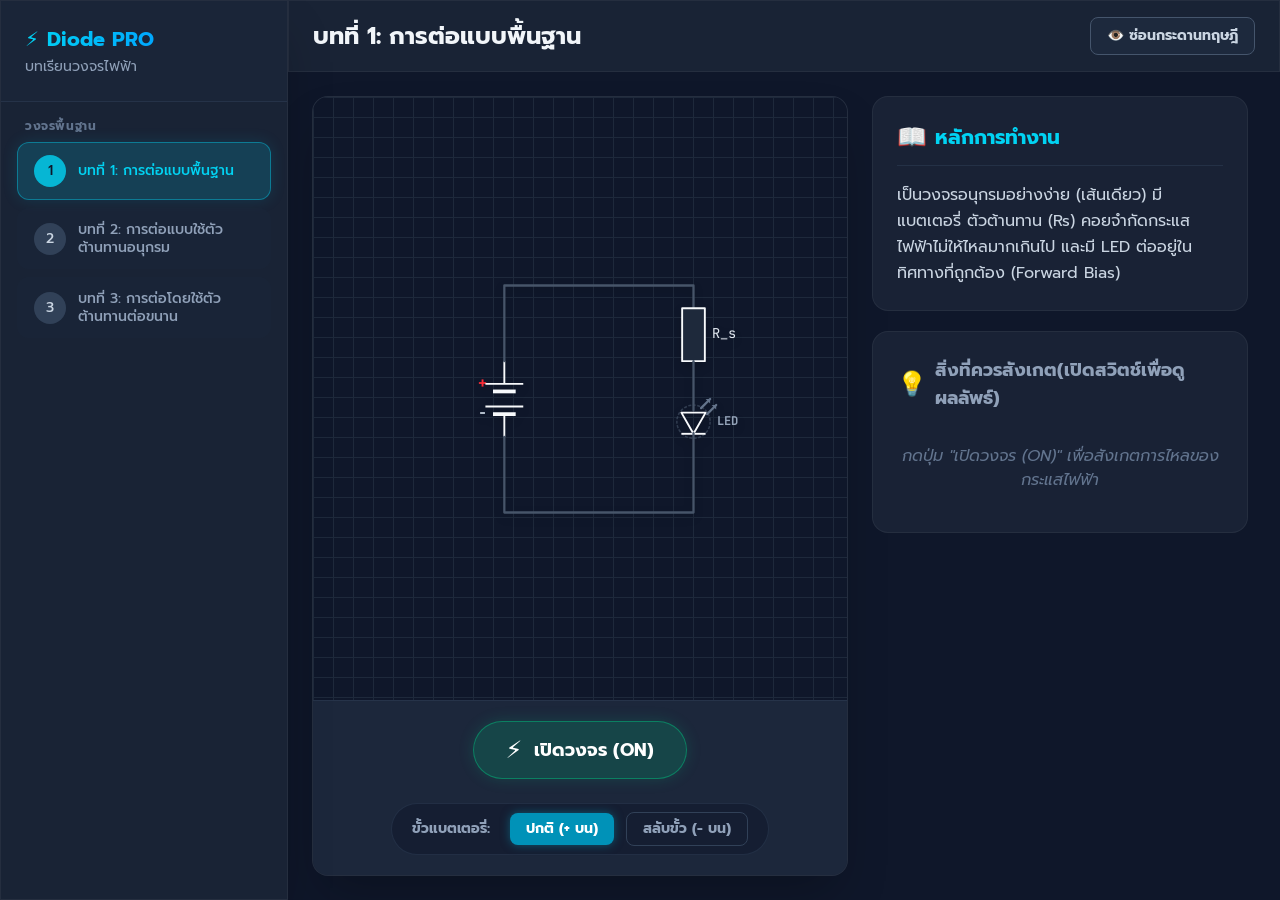
<file: index.html>
<!doctype html>
<html lang="en">
  <head>
    <meta charset="UTF-8" />
    <link rel="icon" type="image/svg+xml" href="./favicon.svg" />
    <meta name="viewport" content="width=device-width, initial-scale=1.0" />
    <title>diode-pro-app</title>
    <script type="module" crossorigin src="./assets/index-BoXfERUz.js"></script>
    <link rel="stylesheet" crossorigin href="./assets/index-BIZbJhoL.css">
  </head>
  <body>
    <div id="root"></div>
  </body>
</html>
</file>
<file: assets/index-BIZbJhoL.css>
@import "https://fonts.googleapis.com/css2?family=Prompt:wght@300;400;500;600;700&family=JetBrains+Mono:wght@400;700&display=swap";@layer components;@layer properties{@supports (((-webkit-hyphens:none)) and (not (margin-trim:inline))) or ((-moz-orient:inline) and (not (color:rgb(from red r g b)))){*,:before,:after,::backdrop{--tw-rotate-x:initial;--tw-rotate-y:initial;--tw-rotate-z:initial;--tw-skew-x:initial;--tw-skew-y:initial;--tw-space-y-reverse:0;--tw-border-style:solid;--tw-gradient-position:initial;--tw-gradient-from:#0000;--tw-gradient-via:#0000;--tw-gradient-to:#0000;--tw-gradient-stops:initial;--tw-gradient-via-stops:initial;--tw-gradient-from-position:0%;--tw-gradient-via-position:50%;--tw-gradient-to-position:100%;--tw-leading:initial;--tw-font-weight:initial;--tw-tracking:initial;--tw-shadow:0 0 #0000;--tw-shadow-color:initial;--tw-shadow-alpha:100%;--tw-inset-shadow:0 0 #0000;--tw-inset-shadow-color:initial;--tw-inset-shadow-alpha:100%;--tw-ring-color:initial;--tw-ring-shadow:0 0 #0000;--tw-inset-ring-color:initial;--tw-inset-ring-shadow:0 0 #0000;--tw-ring-inset:initial;--tw-ring-offset-width:0px;--tw-ring-offset-color:#fff;--tw-ring-offset-shadow:0 0 #0000;--tw-blur:initial;--tw-brightness:initial;--tw-contrast:initial;--tw-grayscale:initial;--tw-hue-rotate:initial;--tw-invert:initial;--tw-opacity:initial;--tw-saturate:initial;--tw-sepia:initial;--tw-drop-shadow:initial;--tw-drop-shadow-color:initial;--tw-drop-shadow-alpha:100%;--tw-drop-shadow-size:initial;--tw-duration:initial;--tw-scale-x:1;--tw-scale-y:1;--tw-scale-z:1}}}@layer theme{:root,:host{--font-sans:"Prompt", ui-sans-serif, system-ui, sans-serif;--font-mono:"JetBrains Mono", ui-monospace, SFMono-Regular, monospace;--color-red-400:oklch(70.4% .191 22.216);--color-red-500:oklch(63.7% .237 25.331);--color-orange-400:oklch(75% .183 55.934);--color-orange-500:oklch(70.5% .213 47.604);--color-orange-600:oklch(64.6% .222 41.116);--color-orange-900:oklch(40.8% .123 38.172);--color-emerald-400:oklch(76.5% .177 163.223);--color-emerald-500:oklch(69.6% .17 162.48);--color-emerald-900:oklch(37.8% .077 168.94);--color-cyan-400:oklch(78.9% .154 211.53);--color-cyan-500:#06b6d4;--color-cyan-600:oklch(60.9% .126 221.723);--color-blue-500:oklch(62.3% .214 259.815);--color-indigo-400:oklch(67.3% .182 276.935);--color-indigo-600:oklch(51.1% .262 276.966);--color-slate-100:oklch(96.8% .007 247.896);--color-slate-200:oklch(92.9% .013 255.508);--color-slate-300:oklch(86.9% .022 252.894);--color-slate-400:oklch(70.4% .04 256.788);--color-slate-500:oklch(55.4% .046 257.417);--color-slate-600:oklch(44.6% .043 257.281);--color-slate-700:oklch(37.2% .044 257.287);--color-slate-800:oklch(27.9% .041 260.031);--color-slate-900:#0f172a;--color-white:#fff;--spacing:.25rem;--text-xs:.75rem;--text-xs--line-height:calc(1 / .75);--text-sm:.875rem;--text-sm--line-height:calc(1.25 / .875);--text-base:1rem;--text-base--line-height:calc(1.5 / 1);--text-lg:1.125rem;--text-lg--line-height:calc(1.75 / 1.125);--text-xl:1.25rem;--text-xl--line-height:calc(1.75 / 1.25);--text-2xl:1.5rem;--text-2xl--line-height:calc(2 / 1.5);--font-weight-medium:500;--font-weight-bold:700;--tracking-wider:.05em;--leading-tight:1.25;--leading-relaxed:1.625;--radius-lg:.5rem;--radius-xl:.75rem;--radius-2xl:1rem;--drop-shadow-lg:0 4px 4px #00000026;--animate-ping:ping 1s cubic-bezier(0, 0, .2, 1) infinite;--animate-pulse:pulse 2s cubic-bezier(.4, 0, .6, 1) infinite;--animate-bounce:bounce 1s infinite;--default-transition-duration:.15s;--default-transition-timing-function:cubic-bezier(.4, 0, .2, 1);--default-font-family:var(--font-sans);--default-mono-font-family:var(--font-mono)}}@layer base{*,:after,:before,::backdrop{box-sizing:border-box;border:0 solid;margin:0;padding:0}::file-selector-button{box-sizing:border-box;border:0 solid;margin:0;padding:0}html,:host{-webkit-text-size-adjust:100%;tab-size:4;line-height:1.5;font-family:var(--default-font-family,ui-sans-serif, system-ui, sans-serif, "Apple Color Emoji", "Segoe UI Emoji", "Segoe UI Symbol", "Noto Color Emoji");font-feature-settings:var(--default-font-feature-settings,normal);font-variation-settings:var(--default-font-variation-settings,normal);-webkit-tap-highlight-color:transparent}hr{height:0;color:inherit;border-top-width:1px}abbr:where([title]){-webkit-text-decoration:underline dotted;text-decoration:underline dotted}h1,h2,h3,h4,h5,h6{font-size:inherit;font-weight:inherit}a{color:inherit;-webkit-text-decoration:inherit;-webkit-text-decoration:inherit;-webkit-text-decoration:inherit;-webkit-text-decoration:inherit;text-decoration:inherit}b,strong{font-weight:bolder}code,kbd,samp,pre{font-family:var(--default-mono-font-family,ui-monospace, SFMono-Regular, Menlo, Monaco, Consolas, "Liberation Mono", "Courier New", monospace);font-feature-settings:var(--default-mono-font-feature-settings,normal);font-variation-settings:var(--default-mono-font-variation-settings,normal);font-size:1em}small{font-size:80%}sub,sup{vertical-align:baseline;font-size:75%;line-height:0;position:relative}sub{bottom:-.25em}sup{top:-.5em}table{text-indent:0;border-color:inherit;border-collapse:collapse}:-moz-focusring{outline:auto}progress{vertical-align:baseline}summary{display:list-item}ol,ul,menu{list-style:none}img,svg,video,canvas,audio,iframe,embed,object{vertical-align:middle;display:block}img,video{max-width:100%;height:auto}button,input,select,optgroup,textarea{font:inherit;font-feature-settings:inherit;font-variation-settings:inherit;letter-spacing:inherit;color:inherit;opacity:1;background-color:#0000;border-radius:0}::file-selector-button{font:inherit;font-feature-settings:inherit;font-variation-settings:inherit;letter-spacing:inherit;color:inherit;opacity:1;background-color:#0000;border-radius:0}:where(select:is([multiple],[size])) optgroup{font-weight:bolder}:where(select:is([multiple],[size])) optgroup option{padding-inline-start:20px}::file-selector-button{margin-inline-end:4px}::placeholder{opacity:1}@supports (not ((-webkit-appearance:-apple-pay-button))) or (contain-intrinsic-size:1px){::placeholder{color:currentColor}@supports (color:color-mix(in lab, red, red)){::placeholder{color:color-mix(in oklab, currentcolor 50%, transparent)}}}textarea{resize:vertical}::-webkit-search-decoration{-webkit-appearance:none}::-webkit-date-and-time-value{min-height:1lh;text-align:inherit}::-webkit-datetime-edit{display:inline-flex}::-webkit-datetime-edit-fields-wrapper{padding:0}::-webkit-datetime-edit{padding-block:0}::-webkit-datetime-edit-year-field{padding-block:0}::-webkit-datetime-edit-month-field{padding-block:0}::-webkit-datetime-edit-day-field{padding-block:0}::-webkit-datetime-edit-hour-field{padding-block:0}::-webkit-datetime-edit-minute-field{padding-block:0}::-webkit-datetime-edit-second-field{padding-block:0}::-webkit-datetime-edit-millisecond-field{padding-block:0}::-webkit-datetime-edit-meridiem-field{padding-block:0}::-webkit-calendar-picker-indicator{line-height:1}:-moz-ui-invalid{box-shadow:none}button,input:where([type=button],[type=reset],[type=submit]){appearance:button}::file-selector-button{appearance:button}::-webkit-inner-spin-button{height:auto}::-webkit-outer-spin-button{height:auto}[hidden]:where(:not([hidden=until-found])){display:none!important}}@layer utilities{.relative{position:relative}.z-10{z-index:10}.z-20{z-index:20}.mt-0\.5{margin-top:calc(var(--spacing) * .5)}.mt-1{margin-top:var(--spacing)}.mr-2{margin-right:calc(var(--spacing) * 2)}.mb-2{margin-bottom:calc(var(--spacing) * 2)}.mb-4{margin-bottom:calc(var(--spacing) * 4)}.flex{display:flex}.h-8{height:calc(var(--spacing) * 8)}.h-full{height:100%}.max-h-\[500px\]{max-height:500px}.min-h-\[400px\]{min-height:400px}.min-h-screen{min-height:100vh}.w-8{width:calc(var(--spacing) * 8)}.w-full{width:100%}.min-w-0{min-width:0}.flex-1{flex:1}.flex-shrink-0,.shrink-0{flex-shrink:0}.transform{transform:var(--tw-rotate-x,) var(--tw-rotate-y,) var(--tw-rotate-z,) var(--tw-skew-x,) var(--tw-skew-y,)}.animate-bounce{animation:var(--animate-bounce)}.animate-ping{animation:var(--animate-ping)}.animate-pulse{animation:var(--animate-pulse)}.flex-col{flex-direction:column}.flex-wrap{flex-wrap:wrap}.items-center{align-items:center}.items-start{align-items:flex-start}.justify-between{justify-content:space-between}.justify-center{justify-content:center}.gap-2{gap:calc(var(--spacing) * 2)}.gap-3{gap:calc(var(--spacing) * 3)}.gap-4{gap:calc(var(--spacing) * 4)}.gap-5{gap:calc(var(--spacing) * 5)}.gap-6{gap:calc(var(--spacing) * 6)}:where(.space-y-2>:not(:last-child)){--tw-space-y-reverse:0;margin-block-start:calc(calc(var(--spacing) * 2) * var(--tw-space-y-reverse));margin-block-end:calc(calc(var(--spacing) * 2) * calc(1 - var(--tw-space-y-reverse)))}:where(.space-y-4>:not(:last-child)){--tw-space-y-reverse:0;margin-block-start:calc(calc(var(--spacing) * 4) * var(--tw-space-y-reverse));margin-block-end:calc(calc(var(--spacing) * 4) * calc(1 - var(--tw-space-y-reverse)))}:where(.space-y-6>:not(:last-child)){--tw-space-y-reverse:0;margin-block-start:calc(calc(var(--spacing) * 6) * var(--tw-space-y-reverse));margin-block-end:calc(calc(var(--spacing) * 6) * calc(1 - var(--tw-space-y-reverse)))}.overflow-hidden{overflow:hidden}.overflow-y-auto{overflow-y:auto}.overflow-y-scroll{overflow-y:scroll}.rounded-2xl{border-radius:var(--radius-2xl)}.rounded-full{border-radius:3.40282e38px}.rounded-lg{border-radius:var(--radius-lg)}.rounded-xl{border-radius:var(--radius-xl)}.border{border-style:var(--tw-border-style);border-width:1px}.border-t{border-top-style:var(--tw-border-style);border-top-width:1px}.border-r{border-right-style:var(--tw-border-style);border-right-width:1px}.border-b{border-bottom-style:var(--tw-border-style);border-bottom-width:1px}.border-cyan-500\/50{border-color:#06b6d480}@supports (color:color-mix(in lab, red, red)){.border-cyan-500\/50{border-color:color-mix(in oklab, var(--color-cyan-500) 50%, transparent)}}.border-emerald-500\/30{border-color:#00bb7f4d}@supports (color:color-mix(in lab, red, red)){.border-emerald-500\/30{border-color:color-mix(in oklab, var(--color-emerald-500) 30%, transparent)}}.border-emerald-500\/50{border-color:#00bb7f80}@supports (color:color-mix(in lab, red, red)){.border-emerald-500\/50{border-color:color-mix(in oklab, var(--color-emerald-500) 50%, transparent)}}.border-orange-500\/30{border-color:#fe6e004d}@supports (color:color-mix(in lab, red, red)){.border-orange-500\/30{border-color:color-mix(in oklab, var(--color-orange-500) 30%, transparent)}}.border-red-500\/50{border-color:#fb2c3680}@supports (color:color-mix(in lab, red, red)){.border-red-500\/50{border-color:color-mix(in oklab, var(--color-red-500) 50%, transparent)}}.border-slate-600{border-color:var(--color-slate-600)}.border-slate-700{border-color:var(--color-slate-700)}.border-slate-700\/50{border-color:#31415880}@supports (color:color-mix(in lab, red, red)){.border-slate-700\/50{border-color:color-mix(in oklab, var(--color-slate-700) 50%, transparent)}}.border-transparent{border-color:#0000}.bg-\[var\(--color-slate-900\)\]{background-color:var(--color-slate-900)}.bg-cyan-500{background-color:var(--color-cyan-500)}.bg-cyan-500\/20{background-color:#06b6d433}@supports (color:color-mix(in lab, red, red)){.bg-cyan-500\/20{background-color:color-mix(in oklab, var(--color-cyan-500) 20%, transparent)}}.bg-cyan-600{background-color:var(--color-cyan-600)}.bg-emerald-500\/20{background-color:#00bb7f33}@supports (color:color-mix(in lab, red, red)){.bg-emerald-500\/20{background-color:color-mix(in oklab, var(--color-emerald-500) 20%, transparent)}}.bg-emerald-900\/10{background-color:#004e3b1a}@supports (color:color-mix(in lab, red, red)){.bg-emerald-900\/10{background-color:color-mix(in oklab, var(--color-emerald-900) 10%, transparent)}}.bg-indigo-600{background-color:var(--color-indigo-600)}.bg-orange-600{background-color:var(--color-orange-600)}.bg-orange-900\/10{background-color:#7e2a0c1a}@supports (color:color-mix(in lab, red, red)){.bg-orange-900\/10{background-color:color-mix(in oklab, var(--color-orange-900) 10%, transparent)}}.bg-red-500\/20{background-color:#fb2c3633}@supports (color:color-mix(in lab, red, red)){.bg-red-500\/20{background-color:color-mix(in oklab, var(--color-red-500) 20%, transparent)}}.bg-slate-700{background-color:var(--color-slate-700)}.bg-slate-800{background-color:var(--color-slate-800)}.bg-slate-800\/30{background-color:#1d293d4d}@supports (color:color-mix(in lab, red, red)){.bg-slate-800\/30{background-color:color-mix(in oklab, var(--color-slate-800) 30%, transparent)}}.bg-slate-800\/50{background-color:#1d293d80}@supports (color:color-mix(in lab, red, red)){.bg-slate-800\/50{background-color:color-mix(in oklab, var(--color-slate-800) 50%, transparent)}}.bg-slate-800\/80{background-color:#1d293dcc}@supports (color:color-mix(in lab, red, red)){.bg-slate-800\/80{background-color:color-mix(in oklab, var(--color-slate-800) 80%, transparent)}}.bg-slate-900\/50{background-color:#0f172a80}@supports (color:color-mix(in lab, red, red)){.bg-slate-900\/50{background-color:color-mix(in oklab, var(--color-slate-900) 50%, transparent)}}.bg-slate-900\/80{background-color:#0f172acc}@supports (color:color-mix(in lab, red, red)){.bg-slate-900\/80{background-color:color-mix(in oklab, var(--color-slate-900) 80%, transparent)}}.bg-transparent{background-color:#0000}.bg-gradient-to-r{--tw-gradient-position:to right in oklab;background-image:linear-gradient(var(--tw-gradient-stops))}.from-cyan-400{--tw-gradient-from:var(--color-cyan-400);--tw-gradient-stops:var(--tw-gradient-via-stops,var(--tw-gradient-position), var(--tw-gradient-from) var(--tw-gradient-from-position), var(--tw-gradient-to) var(--tw-gradient-to-position))}.to-blue-500{--tw-gradient-to:var(--color-blue-500);--tw-gradient-stops:var(--tw-gradient-via-stops,var(--tw-gradient-position), var(--tw-gradient-from) var(--tw-gradient-from-position), var(--tw-gradient-to) var(--tw-gradient-to-position))}.bg-clip-text{-webkit-background-clip:text;background-clip:text}.fill-red-500{fill:var(--color-red-500)}.fill-slate-200{fill:var(--color-slate-200)}.fill-slate-300{fill:var(--color-slate-300)}.p-4{padding:calc(var(--spacing) * 4)}.p-5{padding:calc(var(--spacing) * 5)}.p-6{padding:calc(var(--spacing) * 6)}.px-2{padding-inline:calc(var(--spacing) * 2)}.px-4{padding-inline:calc(var(--spacing) * 4)}.px-5{padding-inline:calc(var(--spacing) * 5)}.px-6{padding-inline:calc(var(--spacing) * 6)}.px-8{padding-inline:calc(var(--spacing) * 8)}.py-1\.5{padding-block:calc(var(--spacing) * 1.5)}.py-2{padding-block:calc(var(--spacing) * 2)}.py-3{padding-block:calc(var(--spacing) * 3)}.py-4{padding-block:calc(var(--spacing) * 4)}.pr-2{padding-right:calc(var(--spacing) * 2)}.pb-3{padding-bottom:calc(var(--spacing) * 3)}.text-center{text-align:center}.text-left{text-align:left}.text-2xl{font-size:var(--text-2xl);line-height:var(--tw-leading,var(--text-2xl--line-height))}.text-base{font-size:var(--text-base);line-height:var(--tw-leading,var(--text-base--line-height))}.text-lg{font-size:var(--text-lg);line-height:var(--tw-leading,var(--text-lg--line-height))}.text-sm{font-size:var(--text-sm);line-height:var(--tw-leading,var(--text-sm--line-height))}.text-xl{font-size:var(--text-xl);line-height:var(--tw-leading,var(--text-xl--line-height))}.text-xs{font-size:var(--text-xs);line-height:var(--tw-leading,var(--text-xs--line-height))}.leading-relaxed{--tw-leading:var(--leading-relaxed);line-height:var(--leading-relaxed)}.leading-tight{--tw-leading:var(--leading-tight);line-height:var(--leading-tight)}.font-bold{--tw-font-weight:var(--font-weight-bold);font-weight:var(--font-weight-bold)}.font-medium{--tw-font-weight:var(--font-weight-medium);font-weight:var(--font-weight-medium)}.tracking-wider{--tw-tracking:var(--tracking-wider);letter-spacing:var(--tracking-wider)}.text-cyan-400{color:var(--color-cyan-400)}.text-emerald-400{color:var(--color-emerald-400)}.text-indigo-400{color:var(--color-indigo-400)}.text-orange-400{color:var(--color-orange-400)}.text-red-400{color:var(--color-red-400)}.text-slate-100{color:var(--color-slate-100)}.text-slate-300{color:var(--color-slate-300)}.text-slate-400{color:var(--color-slate-400)}.text-slate-500{color:var(--color-slate-500)}.text-slate-900{color:var(--color-slate-900)}.text-transparent{color:#0000}.text-white{color:var(--color-white)}.uppercase{text-transform:uppercase}.italic{font-style:italic}.opacity-60{opacity:.6}.opacity-75{opacity:.75}.shadow-2xl{--tw-shadow:0 25px 50px -12px var(--tw-shadow-color,#00000040);box-shadow:var(--tw-inset-shadow), var(--tw-inset-ring-shadow), var(--tw-ring-offset-shadow), var(--tw-ring-shadow), var(--tw-shadow)}.shadow-\[0_0_10px_rgba\(8\,145\,178\,0\.5\)\]{--tw-shadow:0 0 10px var(--tw-shadow-color,#0891b280);box-shadow:var(--tw-inset-shadow), var(--tw-inset-ring-shadow), var(--tw-ring-offset-shadow), var(--tw-ring-shadow), var(--tw-shadow)}.shadow-\[0_0_10px_rgba\(79\,70\,229\,0\.5\)\]{--tw-shadow:0 0 10px var(--tw-shadow-color,#4f46e580);box-shadow:var(--tw-inset-shadow), var(--tw-inset-ring-shadow), var(--tw-ring-offset-shadow), var(--tw-ring-shadow), var(--tw-shadow)}.shadow-\[0_0_10px_rgba\(234\,88\,12\,0\.5\)\]{--tw-shadow:0 0 10px var(--tw-shadow-color,#ea580c80);box-shadow:var(--tw-inset-shadow), var(--tw-inset-ring-shadow), var(--tw-ring-offset-shadow), var(--tw-ring-shadow), var(--tw-shadow)}.shadow-\[0_0_15px_rgba\(6\,182\,212\,0\.15\)\]{--tw-shadow:0 0 15px var(--tw-shadow-color,#06b6d426);box-shadow:var(--tw-inset-shadow), var(--tw-inset-ring-shadow), var(--tw-ring-offset-shadow), var(--tw-ring-shadow), var(--tw-shadow)}.shadow-\[0_0_15px_rgba\(16\,185\,129\,0\.2\)\]{--tw-shadow:0 0 15px var(--tw-shadow-color,#10b98133);box-shadow:var(--tw-inset-shadow), var(--tw-inset-ring-shadow), var(--tw-ring-offset-shadow), var(--tw-ring-shadow), var(--tw-shadow)}.shadow-\[0_0_15px_rgba\(239\,68\,68\,0\.2\)\]{--tw-shadow:0 0 15px var(--tw-shadow-color,#ef444433);box-shadow:var(--tw-inset-shadow), var(--tw-inset-ring-shadow), var(--tw-ring-offset-shadow), var(--tw-ring-shadow), var(--tw-shadow)}.drop-shadow-lg{--tw-drop-shadow-size:drop-shadow(0 4px 4px var(--tw-drop-shadow-color,#00000026));--tw-drop-shadow:drop-shadow(var(--drop-shadow-lg));filter:var(--tw-blur,) var(--tw-brightness,) var(--tw-contrast,) var(--tw-grayscale,) var(--tw-hue-rotate,) var(--tw-invert,) var(--tw-saturate,) var(--tw-sepia,) var(--tw-drop-shadow,)}.filter{filter:var(--tw-blur,) var(--tw-brightness,) var(--tw-contrast,) var(--tw-grayscale,) var(--tw-hue-rotate,) var(--tw-invert,) var(--tw-saturate,) var(--tw-sepia,) var(--tw-drop-shadow,)}.transition{transition-property:color,background-color,border-color,outline-color,text-decoration-color,fill,stroke,--tw-gradient-from,--tw-gradient-via,--tw-gradient-to,opacity,box-shadow,transform,translate,scale,rotate,filter,-webkit-backdrop-filter,backdrop-filter,display,content-visibility,overlay,pointer-events;transition-timing-function:var(--tw-ease,var(--default-transition-timing-function));transition-duration:var(--tw-duration,var(--default-transition-duration))}.transition-all{transition-property:all;transition-timing-function:var(--tw-ease,var(--default-transition-timing-function));transition-duration:var(--tw-duration,var(--default-transition-duration))}.transition-colors{transition-property:color,background-color,border-color,outline-color,text-decoration-color,fill,stroke,--tw-gradient-from,--tw-gradient-via,--tw-gradient-to;transition-timing-function:var(--tw-ease,var(--default-transition-timing-function));transition-duration:var(--tw-duration,var(--default-transition-duration))}.duration-300{--tw-duration:.3s;transition-duration:.3s}@media (hover:hover){.hover\:bg-cyan-500\/30:hover{background-color:#06b6d44d}@supports (color:color-mix(in lab, red, red)){.hover\:bg-cyan-500\/30:hover{background-color:color-mix(in oklab, var(--color-cyan-500) 30%, transparent)}}.hover\:bg-emerald-500\/30:hover{background-color:#00bb7f4d}@supports (color:color-mix(in lab, red, red)){.hover\:bg-emerald-500\/30:hover{background-color:color-mix(in oklab, var(--color-emerald-500) 30%, transparent)}}.hover\:bg-red-500\/30:hover{background-color:#fb2c364d}@supports (color:color-mix(in lab, red, red)){.hover\:bg-red-500\/30:hover{background-color:color-mix(in oklab, var(--color-red-500) 30%, transparent)}}.hover\:bg-slate-700:hover{background-color:var(--color-slate-700)}.hover\:bg-slate-800:hover{background-color:var(--color-slate-800)}.hover\:text-slate-200:hover{color:var(--color-slate-200)}}.active\:scale-95:active{--tw-scale-x:95%;--tw-scale-y:95%;--tw-scale-z:95%;scale:var(--tw-scale-x) var(--tw-scale-y)}@media (width>=48rem){.md\:h-screen{height:100vh}.md\:w-72{width:calc(var(--spacing) * 72)}.md\:flex-row{flex-direction:row}.md\:overflow-hidden{overflow:hidden}.md\:overflow-y-auto{overflow-y:auto}.md\:p-6{padding:calc(var(--spacing) * 6)}}@media (width>=64rem){.lg\:p-10{padding:calc(var(--spacing) * 10)}}@media (width>=80rem){.xl\:w-96{width:calc(var(--spacing) * 96)}.xl\:flex-col{flex-direction:column}.xl\:flex-row{flex-direction:row}}}body{background-color:var(--color-slate-900);color:#f8fafc}@keyframes flow{0%{stroke-dashoffset:24px}to{stroke-dashoffset:0}}@keyframes flow-reverse{0%{stroke-dashoffset:0}to{stroke-dashoffset:24px}}.wire{stroke:#475569;stroke-width:3px;fill:none;stroke-linecap:round;stroke-linejoin:round;transition:all .3s}.wire.flowing{stroke:#eab308;stroke-width:4px;stroke-dasharray:12 12;animation:.6s linear infinite flow}.wire.flowing-reverse{stroke:#eab308;stroke-width:4px;stroke-dasharray:12 12;animation:.6s linear infinite flow-reverse}.wire.flowing-red{stroke:#ef4444;stroke-width:4px;stroke-dasharray:12 12;animation:.6s linear infinite flow}.wire.flowing-red-reverse{stroke:#ef4444;stroke-width:4px;stroke-dasharray:12 12;animation:.6s linear infinite flow-reverse}.component-path{stroke:#f8fafc;stroke-width:2.5px;fill:none;stroke-linejoin:round}.component-fill{fill:#f8fafc}.component-bg{fill:#1e293b}.canvas-grid{background-color:var(--color-slate-900);background-image:linear-gradient(90deg,#1e293b 1px,#0000 1px),linear-gradient(#1e293b 1px,#0000 1px);background-size:20px 20px}.glass-panel{-webkit-backdrop-filter:blur(10px);background:#1e293bb3;border:1px solid #ffffff0d}.label-mono{font-family:var(--font-mono)}@property --tw-rotate-x{syntax:"*";inherits:false}@property --tw-rotate-y{syntax:"*";inherits:false}@property --tw-rotate-z{syntax:"*";inherits:false}@property --tw-skew-x{syntax:"*";inherits:false}@property --tw-skew-y{syntax:"*";inherits:false}@property --tw-space-y-reverse{syntax:"*";inherits:false;initial-value:0}@property --tw-border-style{syntax:"*";inherits:false;initial-value:solid}@property --tw-gradient-position{syntax:"*";inherits:false}@property --tw-gradient-from{syntax:"<color>";inherits:false;initial-value:#0000}@property --tw-gradient-via{syntax:"<color>";inherits:false;initial-value:#0000}@property --tw-gradient-to{syntax:"<color>";inherits:false;initial-value:#0000}@property --tw-gradient-stops{syntax:"*";inherits:false}@property --tw-gradient-via-stops{syntax:"*";inherits:false}@property --tw-gradient-from-position{syntax:"<length-percentage>";inherits:false;initial-value:0%}@property --tw-gradient-via-position{syntax:"<length-percentage>";inherits:false;initial-value:50%}@property --tw-gradient-to-position{syntax:"<length-percentage>";inherits:false;initial-value:100%}@property --tw-leading{syntax:"*";inherits:false}@property --tw-font-weight{syntax:"*";inherits:false}@property --tw-tracking{syntax:"*";inherits:false}@property --tw-shadow{syntax:"*";inherits:false;initial-value:0 0 #0000}@property --tw-shadow-color{syntax:"*";inherits:false}@property --tw-shadow-alpha{syntax:"<percentage>";inherits:false;initial-value:100%}@property --tw-inset-shadow{syntax:"*";inherits:false;initial-value:0 0 #0000}@property --tw-inset-shadow-color{syntax:"*";inherits:false}@property --tw-inset-shadow-alpha{syntax:"<percentage>";inherits:false;initial-value:100%}@property --tw-ring-color{syntax:"*";inherits:false}@property --tw-ring-shadow{syntax:"*";inherits:false;initial-value:0 0 #0000}@property --tw-inset-ring-color{syntax:"*";inherits:false}@property --tw-inset-ring-shadow{syntax:"*";inherits:false;initial-value:0 0 #0000}@property --tw-ring-inset{syntax:"*";inherits:false}@property --tw-ring-offset-width{syntax:"<length>";inherits:false;initial-value:0}@property --tw-ring-offset-color{syntax:"*";inherits:false;initial-value:#fff}@property --tw-ring-offset-shadow{syntax:"*";inherits:false;initial-value:0 0 #0000}@property --tw-blur{syntax:"*";inherits:false}@property --tw-brightness{syntax:"*";inherits:false}@property --tw-contrast{syntax:"*";inherits:false}@property --tw-grayscale{syntax:"*";inherits:false}@property --tw-hue-rotate{syntax:"*";inherits:false}@property --tw-invert{syntax:"*";inherits:false}@property --tw-opacity{syntax:"*";inherits:false}@property --tw-saturate{syntax:"*";inherits:false}@property --tw-sepia{syntax:"*";inherits:false}@property --tw-drop-shadow{syntax:"*";inherits:false}@property --tw-drop-shadow-color{syntax:"*";inherits:false}@property --tw-drop-shadow-alpha{syntax:"<percentage>";inherits:false;initial-value:100%}@property --tw-drop-shadow-size{syntax:"*";inherits:false}@property --tw-duration{syntax:"*";inherits:false}@property --tw-scale-x{syntax:"*";inherits:false;initial-value:1}@property --tw-scale-y{syntax:"*";inherits:false;initial-value:1}@property --tw-scale-z{syntax:"*";inherits:false;initial-value:1}@keyframes ping{75%,to{opacity:0;transform:scale(2)}}@keyframes pulse{50%{opacity:.5}}@keyframes bounce{0%,to{animation-timing-function:cubic-bezier(.8,0,1,1);transform:translateY(-25%)}50%{animation-timing-function:cubic-bezier(0,0,.2,1);transform:none}}
</file>
